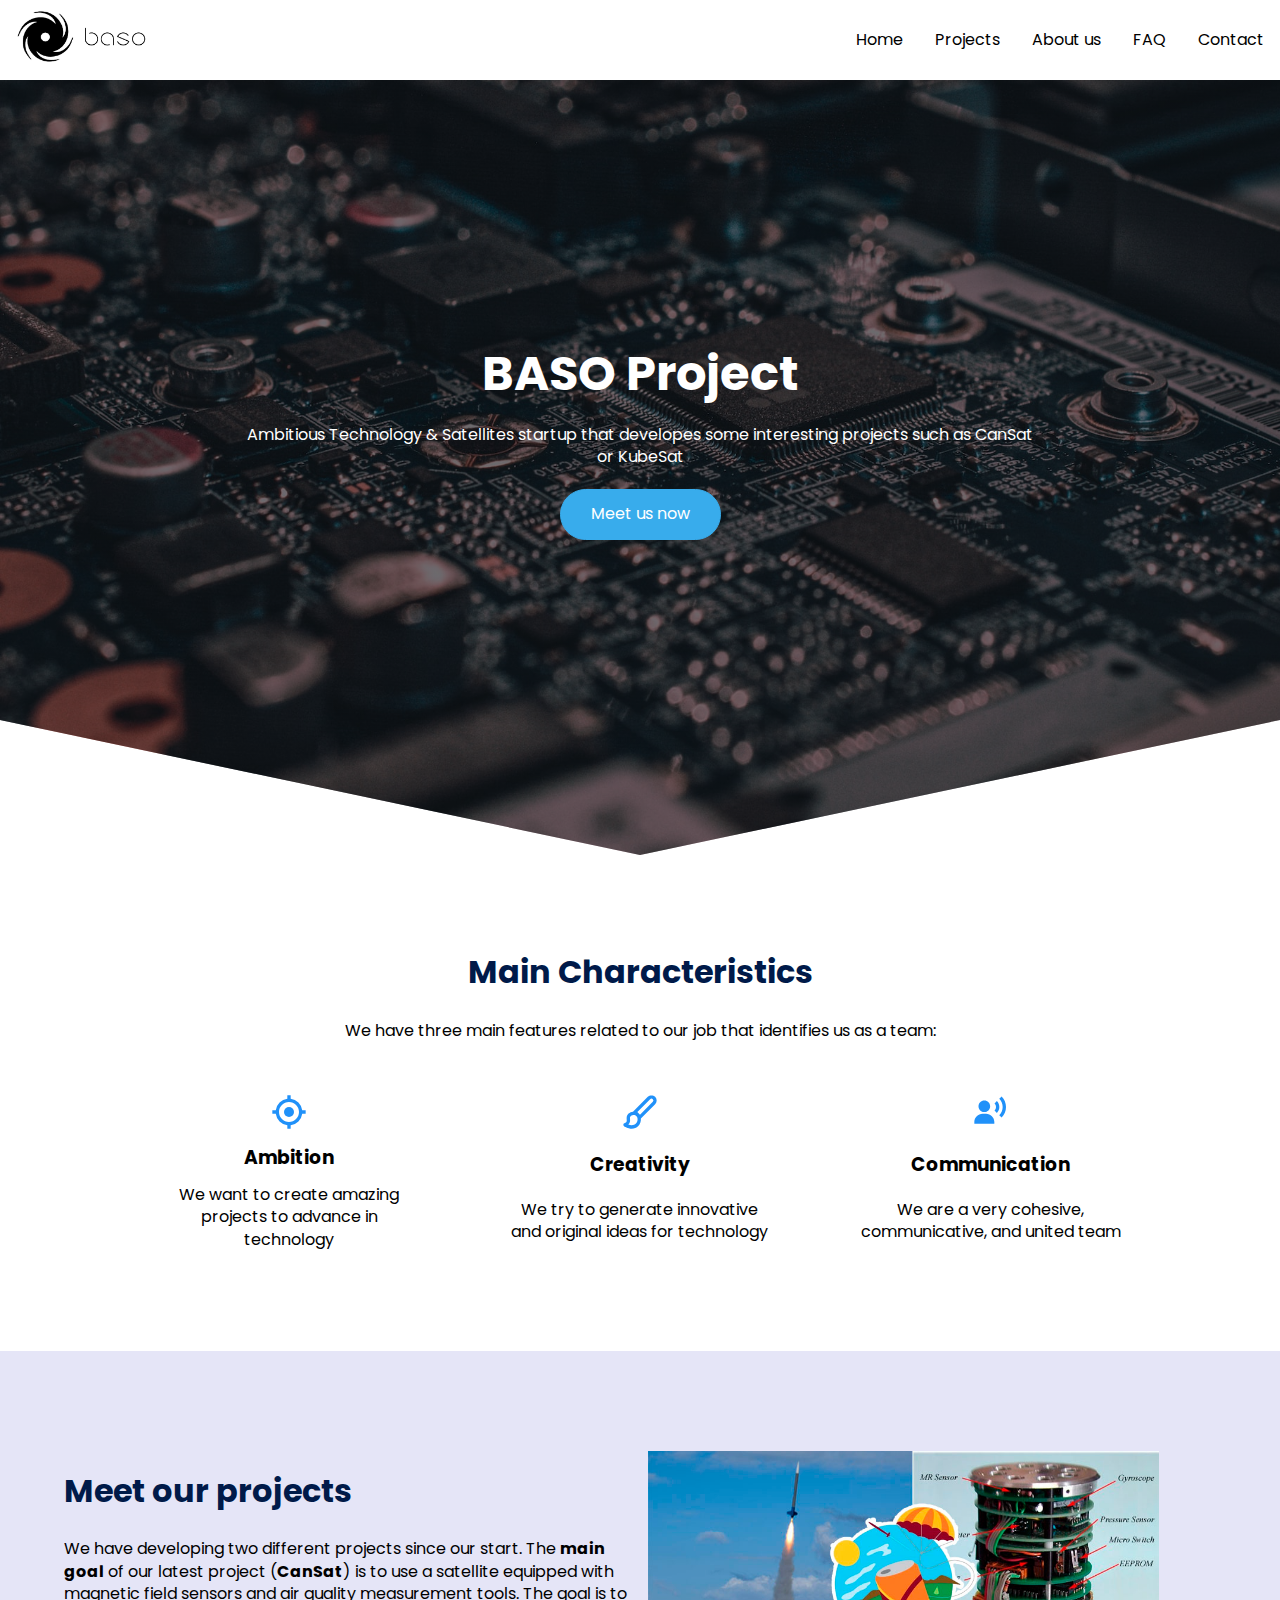
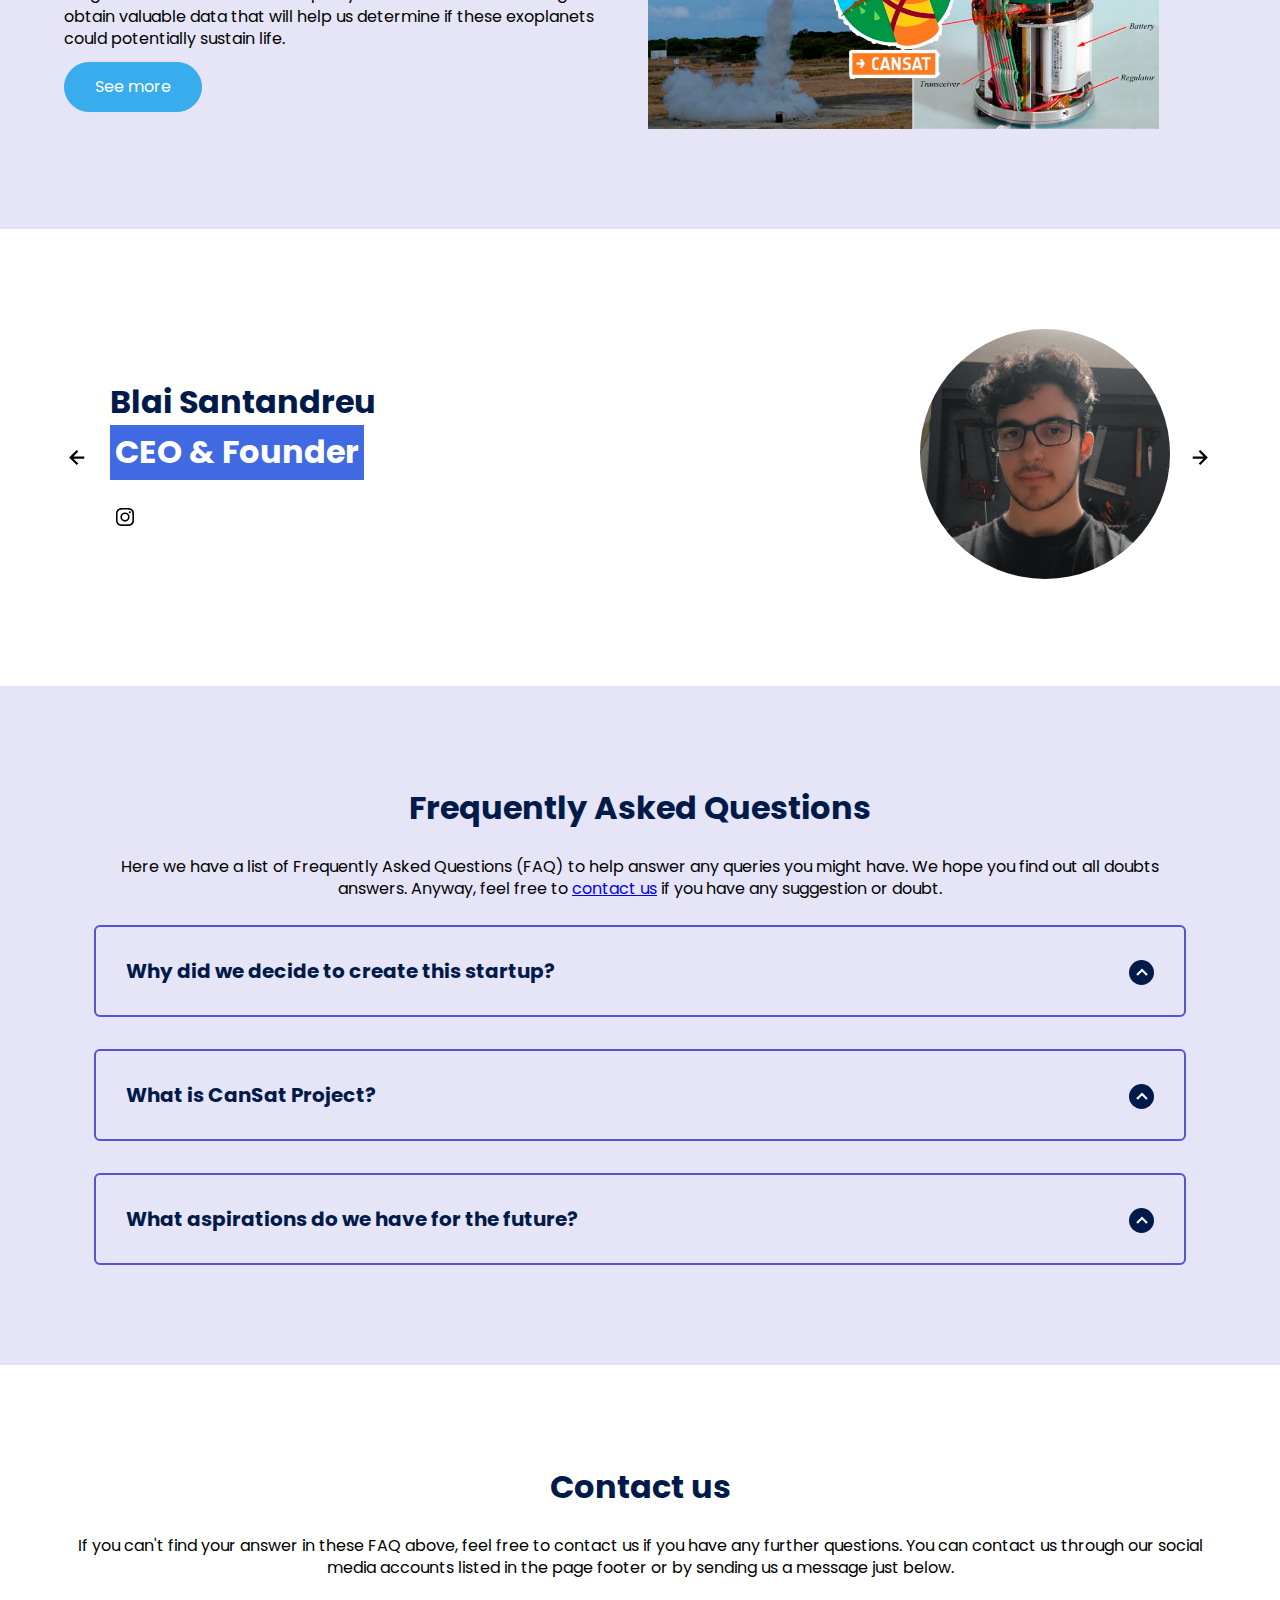
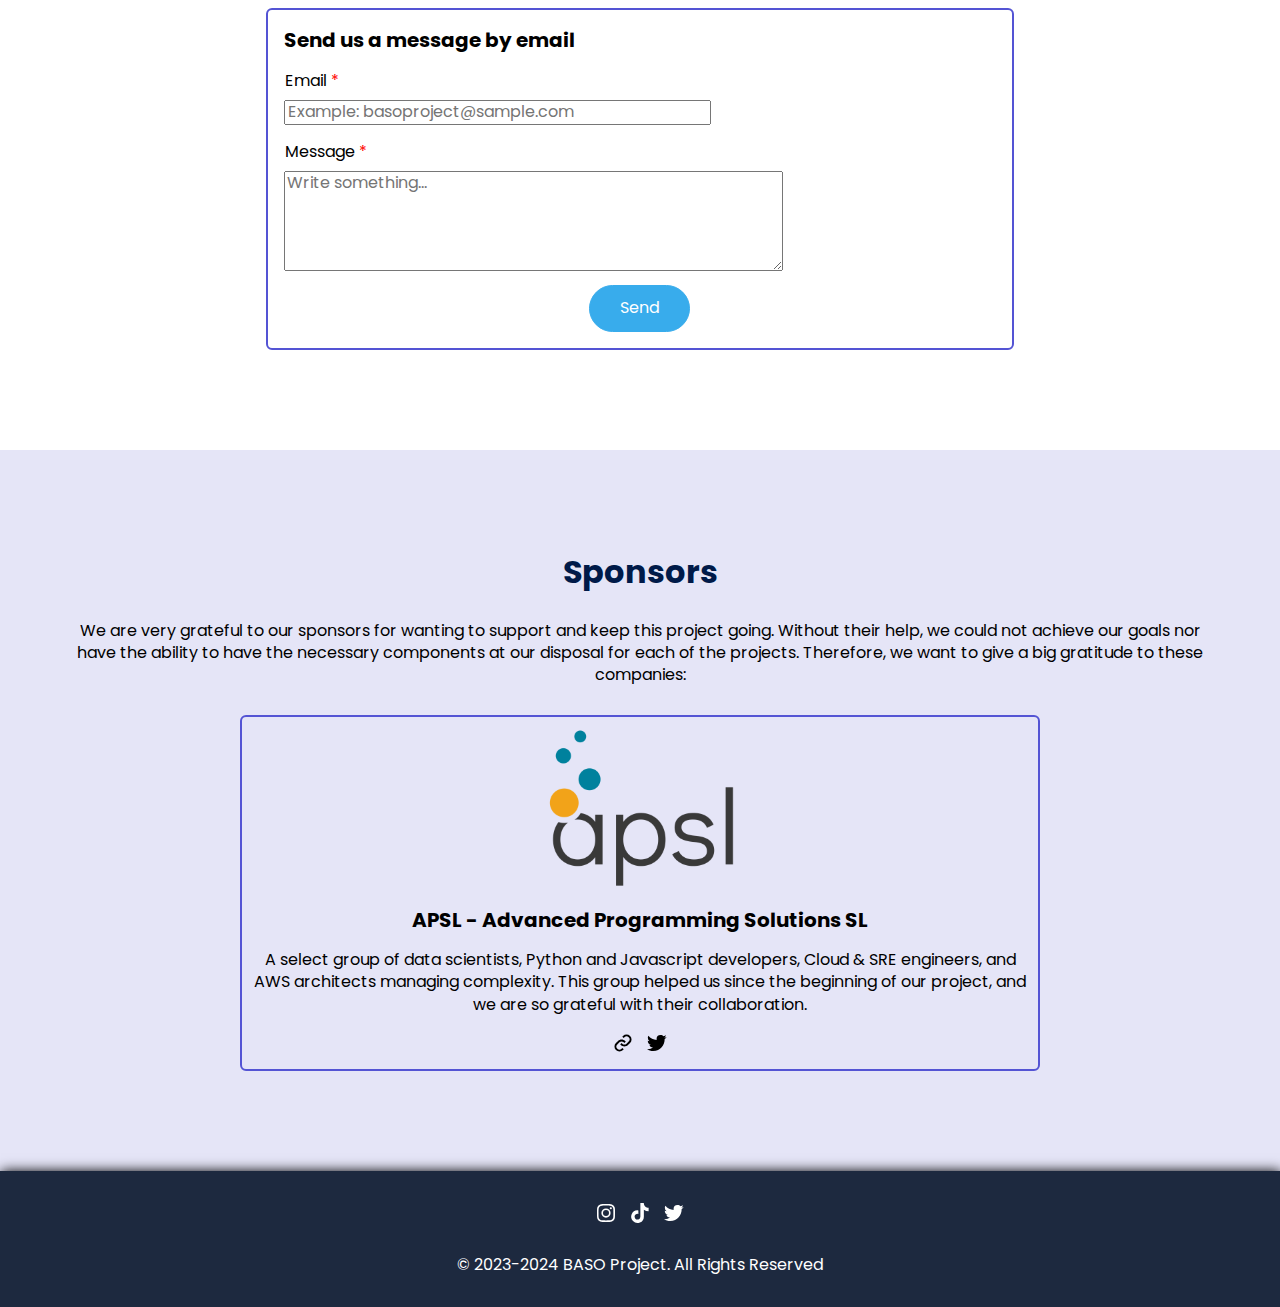
<file: index.html>
<!DOCTYPE html>
<html lang="en">
	<head>
		<title>BASO Project</title>
    	<meta charset="UTF-8">
    	<meta http-equiv="X-UA-Compatible" content="IE=edge">
    	<link rel="shortcut icon" href="./images/favicon.png" type="image/png">
    	<link rel="stylesheet" href="./css/normalize.css">
    	<link rel="stylesheet" href="./css/style.css">

    	<meta name="theme-color" content="#2091F9">
		<meta name="viewport" content="width=device-width, initial-scale=1.0">
		<meta name="keywords" content="Technology, Satellites, Space, CanSat, KubeSat">
		<meta name="description" content="BASO Project is a Balearic Islands startup about Technology and Satellites founded in 2022. Having some proposals that are innovative and ambitious about technology">
		<meta name="author-name" content="D. Moreno">
		<meta name="copyright" content="BASO Project">
		<meta name="robots" content="index">
		
    	<meta property="og:type" content="website">
    	<meta property="og:url" content="https://baso-project.github.io">
    	<meta property="og:title" content="BASO Project - Technology & Satellites">
    	<meta property="og:description"
        content="BASO Project is a Balearic Islands startup about Technology and Satellites founded in 2022. Having some proposals that are innovative and ambitious about technology">
    	<meta property="og:image" content="https://baso-project.github.io/images/favicon.png">

    	<meta property="twitter:card" content="summary_large_image">
    	<meta property="twitter:url" content="">
    	<meta property="twitter:title" content="BASO Project">
    	<meta property="twitter:description"
        content="BASO is a Balearic Islands startup about Technology and Satellites founded in 2022. Having some proposals that are innovative and ambitious about technology">
    	<meta property="twitter:image" content="">
	</head>
	<body>
    	<header class="hero">
        	<nav class="nav container">
            	<div class="nav__logo">
                	<a href="#"><img src="images/logo-baso.png" class="nav__logo" alt="BASO Project"></a>
            	</div>

            	<ul class="nav__link nav__link--menu">
                	<li class="nav__items">
                    	<a href="#" class="nav__links nav__links--menu">Home</a>
                	</li>
					<li class="nav__items">
                    	<a href="projects.html" class="nav__links nav__links--menu">Projects</a>
                	</li>
					<li class="nav__items">
		    			<a href="#members" class="nav__links nav__links--menu">About us</a>
					</li>
               		<li class="nav__items">
                    	<a href="#faq" class="nav__links nav__links--menu">FAQ</a>
                	</li>
                	<li class="nav__items">
                    	<a href="#contact" class="nav__links nav__links--menu">Contact</a>
                	</li>
                	<img src="./images/close.svg" class="nav__close">
            	</ul>

            	<div class="nav__menu">
                	<img src="./images/menu.svg" class="nav__img">
            	</div>
        	</nav>

        	<section class="hero__container hero__container--media container">
           		<h1 class="hero__title">BASO Project</h1>
            	<p class="hero__paragraph">Ambitious Technology &amp; Satellites startup that developes some interesting projects such as CanSat or KubeSat</p>
            	<a href="https://instagram.com/baso.project/" target="_BLANK" class="button">Meet us now</a>
        	</section>
    	</header>

    	<main>
        	<section class="container about__container" id="features">
            	<h2 class="subtitle">Main Characteristics</h2>
            	<p class="about__paragraph">We have three main features related to our job that identifies us as a team:</p>

            	<div class="about__main">
                	<article class="about__article">
                    	<img src="./images/target.svg" class="about__icon">
                    	<h3 class="about__title">Ambition</h3>
                    	<p class="about__paragraph">We want to create amazing projects to advance in technology</p>
                	</article>

                	<article class="about__article">
                    	<img src="./images/paint.svg" class="about__icon">
                    	<h3 class="about__title">Creativity</h3>
                    	<p class="about__paragraph">We try to generate innovative and original ideas for technology</p>
                	</article>

                	<article class="about__article">
                    	<img src="./images/user.svg" class="about__icon">
                    	<h3 class="about__title">Communication</h3>
                    	<p class="about__paragraph">We are a very cohesive, communicative, and united team</p>
                	</article>
            	</div>
        	</section>

        	<section class="projects" id="projects">
            	<div class="projects__container container">
                	<div class="projects__texts">
                    	<h2 class="subtitle">Meet our projects</h2>
                    	<p class="projects__paragraph">We have developing two different projects since our start. The <b>main goal</b> of our latest project (<b>CanSat</b>) is to use a satellite equipped with magnetic field sensors and air quality measurement tools. The goal is to obtain valuable data that will help us determine if these exoplanets could potentially sustain life.</p>
                    	<a href="projects.html" class="button projects__button">See more</a>
                	</div>

                    <img src="./images/cansat.jpg" class="projects__img" alt="CanSat Project">
            	</div>
        	</section>
		
        	<section class="members" id="members">
            	<div class="members__container container">
                	<img src="./images/leftarrow.svg" class="members__arrow" id="before">

                	<section class="members__body members__body--show" data-id="1">
                    	<div class="members__texts">
                        	<h2 class="subtitle">Blai Santandreu <br> <span class="members__course">CEO &amp; Founder</span></h2>
							<a href="https://www.instagram.com/blai_san2454/" class="members__icons" target="_BLANK"><svg class="icons__img" xmlns="http://www.w3.org/2000/svg" width="24" height="24" viewBox="0 0 24 24"><path d="M11.999 7.377a4.623 4.623 0 1 0 0 9.248 4.623 4.623 0 0 0 0-9.248zm0 7.627a3.004 3.004 0 1 1 0-6.008 3.004 3.004 0 0 1 0 6.008z"></path><circle cx="16.806" cy="7.207" r="1.078"></circle><path d="M20.533 6.111A4.605 4.605 0 0 0 17.9 3.479a6.606 6.606 0 0 0-2.186-.42c-.963-.042-1.268-.054-3.71-.054s-2.755 0-3.71.054a6.554 6.554 0 0 0-2.184.42 4.6 4.6 0 0 0-2.633 2.632 6.585 6.585 0 0 0-.419 2.186c-.043.962-.056 1.267-.056 3.71 0 2.442 0 2.753.056 3.71.015.748.156 1.486.419 2.187a4.61 4.61 0 0 0 2.634 2.632 6.584 6.584 0 0 0 2.185.45c.963.042 1.268.055 3.71.055s2.755 0 3.71-.055a6.615 6.615 0 0 0 2.186-.419 4.613 4.613 0 0 0 2.633-2.633c.263-.7.404-1.438.419-2.186.043-.962.056-1.267.056-3.71s0-2.753-.056-3.71a6.581 6.581 0 0 0-.421-2.217zm-1.218 9.532a5.043 5.043 0 0 1-.311 1.688 2.987 2.987 0 0 1-1.712 1.711 4.985 4.985 0 0 1-1.67.311c-.95.044-1.218.055-3.654.055-2.438 0-2.687 0-3.655-.055a4.96 4.96 0 0 1-1.669-.311 2.985 2.985 0 0 1-1.719-1.711 5.08 5.08 0 0 1-.311-1.669c-.043-.95-.053-1.218-.053-3.654 0-2.437 0-2.686.053-3.655a5.038 5.038 0 0 1 .311-1.687c.305-.789.93-1.41 1.719-1.712a5.01 5.01 0 0 1 1.669-.311c.951-.043 1.218-.055 3.655-.055s2.687 0 3.654.055a4.96 4.96 0 0 1 1.67.311 2.991 2.991 0 0 1 1.712 1.712 5.08 5.08 0 0 1 .311 1.669c.043.951.054 1.218.054 3.655 0 2.436 0 2.698-.043 3.654h-.011z"></path></svg></a>
                    	</div>

                    	<figure class="members__picture">
                        	<img src="./images/members.jpeg" class="members__img">
                    	</figure>
                	</section>

                	<section class="members__body" data-id="2">
                    	<div class="members__texts">
                        	<h2 class="subtitle">Aina Guasp <br> <span class="members__course">Community Manager</span></h2>
							<a href="https://www.instagram.com/aina.guasp/" class="members__icons" target="_BLANK"><svg class="icons__img" xmlns="http://www.w3.org/2000/svg" width="24" height="24" viewBox="0 0 24 24"><path d="M11.999 7.377a4.623 4.623 0 1 0 0 9.248 4.623 4.623 0 0 0 0-9.248zm0 7.627a3.004 3.004 0 1 1 0-6.008 3.004 3.004 0 0 1 0 6.008z"></path><circle cx="16.806" cy="7.207" r="1.078"></circle><path d="M20.533 6.111A4.605 4.605 0 0 0 17.9 3.479a6.606 6.606 0 0 0-2.186-.42c-.963-.042-1.268-.054-3.71-.054s-2.755 0-3.71.054a6.554 6.554 0 0 0-2.184.42 4.6 4.6 0 0 0-2.633 2.632 6.585 6.585 0 0 0-.419 2.186c-.043.962-.056 1.267-.056 3.71 0 2.442 0 2.753.056 3.71.015.748.156 1.486.419 2.187a4.61 4.61 0 0 0 2.634 2.632 6.584 6.584 0 0 0 2.185.45c.963.042 1.268.055 3.71.055s2.755 0 3.71-.055a6.615 6.615 0 0 0 2.186-.419 4.613 4.613 0 0 0 2.633-2.633c.263-.7.404-1.438.419-2.186.043-.962.056-1.267.056-3.71s0-2.753-.056-3.71a6.581 6.581 0 0 0-.421-2.217zm-1.218 9.532a5.043 5.043 0 0 1-.311 1.688 2.987 2.987 0 0 1-1.712 1.711 4.985 4.985 0 0 1-1.67.311c-.95.044-1.218.055-3.654.055-2.438 0-2.687 0-3.655-.055a4.96 4.96 0 0 1-1.669-.311 2.985 2.985 0 0 1-1.719-1.711 5.08 5.08 0 0 1-.311-1.669c-.043-.95-.053-1.218-.053-3.654 0-2.437 0-2.686.053-3.655a5.038 5.038 0 0 1 .311-1.687c.305-.789.93-1.41 1.719-1.712a5.01 5.01 0 0 1 1.669-.311c.951-.043 1.218-.055 3.655-.055s2.687 0 3.654.055a4.96 4.96 0 0 1 1.67.311 2.991 2.991 0 0 1 1.712 1.712 5.08 5.08 0 0 1 .311 1.669c.043.951.054 1.218.054 3.655 0 2.436 0 2.698-.043 3.654h-.011z"></path></svg></a>
							<a href="https://twitter.com/aguasp5" class="members__icons" target="_BLANK"><svg class="icons__img" xmlns="http://www.w3.org/2000/svg" width="24" height="24" viewBox="0 0 24 24"><path d="M19.633 7.997c.013.175.013.349.013.523 0 5.325-4.053 11.461-11.46 11.461-2.282 0-4.402-.661-6.186-1.809.324.037.636.05.973.05a8.07 8.07 0 0 0 5.001-1.721 4.036 4.036 0 0 1-3.767-2.793c.249.037.499.062.761.062.361 0 .724-.05 1.061-.137a4.027 4.027 0 0 1-3.23-3.953v-.05c.537.299 1.16.486 1.82.511a4.022 4.022 0 0 1-1.796-3.354c0-.748.199-1.434.548-2.032a11.457 11.457 0 0 0 8.306 4.215c-.062-.3-.1-.611-.1-.923a4.026 4.026 0 0 1 4.028-4.028c1.16 0 2.207.486 2.943 1.272a7.957 7.957 0 0 0 2.556-.973 4.02 4.02 0 0 1-1.771 2.22 8.073 8.073 0 0 0 2.319-.624 8.645 8.645 0 0 1-2.019 2.083z"></path></svg></a>
                    	</div>

                    	<figure class="members__picture">
                        	<img src="./images/members2.jpeg" class="members__img" alt="Aina Guasp">
                    	</figure>
                	</section>

                	<section class="members__body" data-id="3">
                    	<div class="members__texts">
                        	<h2 class="subtitle">David Moreno <span class="members__course">Programmer &amp; Web Designer</span></h2>
                        	<a href="https://www.instagram.com/daviid.mc_/" class="members__icons" target="_BLANK"><svg class="icons__img" xmlns="http://www.w3.org/2000/svg" width="24" height="24" viewBox="0 0 24 24"><path d="M11.999 7.377a4.623 4.623 0 1 0 0 9.248 4.623 4.623 0 0 0 0-9.248zm0 7.627a3.004 3.004 0 1 1 0-6.008 3.004 3.004 0 0 1 0 6.008z"></path><circle cx="16.806" cy="7.207" r="1.078"></circle><path d="M20.533 6.111A4.605 4.605 0 0 0 17.9 3.479a6.606 6.606 0 0 0-2.186-.42c-.963-.042-1.268-.054-3.71-.054s-2.755 0-3.71.054a6.554 6.554 0 0 0-2.184.42 4.6 4.6 0 0 0-2.633 2.632 6.585 6.585 0 0 0-.419 2.186c-.043.962-.056 1.267-.056 3.71 0 2.442 0 2.753.056 3.71.015.748.156 1.486.419 2.187a4.61 4.61 0 0 0 2.634 2.632 6.584 6.584 0 0 0 2.185.45c.963.042 1.268.055 3.71.055s2.755 0 3.71-.055a6.615 6.615 0 0 0 2.186-.419 4.613 4.613 0 0 0 2.633-2.633c.263-.7.404-1.438.419-2.186.043-.962.056-1.267.056-3.71s0-2.753-.056-3.71a6.581 6.581 0 0 0-.421-2.217zm-1.218 9.532a5.043 5.043 0 0 1-.311 1.688 2.987 2.987 0 0 1-1.712 1.711 4.985 4.985 0 0 1-1.67.311c-.95.044-1.218.055-3.654.055-2.438 0-2.687 0-3.655-.055a4.96 4.96 0 0 1-1.669-.311 2.985 2.985 0 0 1-1.719-1.711 5.08 5.08 0 0 1-.311-1.669c-.043-.95-.053-1.218-.053-3.654 0-2.437 0-2.686.053-3.655a5.038 5.038 0 0 1 .311-1.687c.305-.789.93-1.41 1.719-1.712a5.01 5.01 0 0 1 1.669-.311c.951-.043 1.218-.055 3.655-.055s2.687 0 3.654.055a4.96 4.96 0 0 1 1.67.311 2.991 2.991 0 0 1 1.712 1.712 5.08 5.08 0 0 1 .311 1.669c.043.951.054 1.218.054 3.655 0 2.436 0 2.698-.043 3.654h-.011z"></path></svg></a>
							<a href="https://twitter.com/Dayv1dVAL" class="members__icons" target="_BLANK"><svg class="icons__img" xmlns="http://www.w3.org/2000/svg" width="24" height="24" viewBox="0 0 24 24"><path d="M19.633 7.997c.013.175.013.349.013.523 0 5.325-4.053 11.461-11.46 11.461-2.282 0-4.402-.661-6.186-1.809.324.037.636.05.973.05a8.07 8.07 0 0 0 5.001-1.721 4.036 4.036 0 0 1-3.767-2.793c.249.037.499.062.761.062.361 0 .724-.05 1.061-.137a4.027 4.027 0 0 1-3.23-3.953v-.05c.537.299 1.16.486 1.82.511a4.022 4.022 0 0 1-1.796-3.354c0-.748.199-1.434.548-2.032a11.457 11.457 0 0 0 8.306 4.215c-.062-.3-.1-.611-.1-.923a4.026 4.026 0 0 1 4.028-4.028c1.16 0 2.207.486 2.943 1.272a7.957 7.957 0 0 0 2.556-.973 4.02 4.02 0 0 1-1.771 2.22 8.073 8.073 0 0 0 2.319-.624 8.645 8.645 0 0 1-2.019 2.083z"></path></svg></a>
							<a href="https://github.com/Dayv1dDev" class="members__icons" target="_BLANK"><svg class="icons__img" xmlns="http://www.w3.org/2000/svg" width="24" height="24" viewBox="0 0 24 24"><path fill-rule="evenodd" clip-rule="evenodd" d="M12.026 2c-5.509 0-9.974 4.465-9.974 9.974 0 4.406 2.857 8.145 6.821 9.465.499.09.679-.217.679-.481 0-.237-.008-.865-.011-1.696-2.775.602-3.361-1.338-3.361-1.338-.452-1.152-1.107-1.459-1.107-1.459-.905-.619.069-.605.069-.605 1.002.07 1.527 1.028 1.527 1.028.89 1.524 2.336 1.084 2.902.829.091-.645.351-1.085.635-1.334-2.214-.251-4.542-1.107-4.542-4.93 0-1.087.389-1.979 1.024-2.675-.101-.253-.446-1.268.099-2.64 0 0 .837-.269 2.742 1.021a9.582 9.582 0 0 1 2.496-.336 9.554 9.554 0 0 1 2.496.336c1.906-1.291 2.742-1.021 2.742-1.021.545 1.372.203 2.387.099 2.64.64.696 1.024 1.587 1.024 2.675 0 3.833-2.33 4.675-4.552 4.922.355.308.675.916.675 1.846 0 1.334-.012 2.41-.012 2.737 0 .267.178.577.687.479C19.146 20.115 22 16.379 22 11.974 22 6.465 17.535 2 12.026 2z"></path></svg></a>
                    	</div>

                    	<figure class="members__picture">
                        	<img src="./images/members3.jpeg" class="members__img">
                    	</figure>
                	</section>

                	<section class="members__body" data-id="4">
                    	<div class="members__texts">
                        	<h2 class="subtitle">Miquel Siquier <br> <span class="members__course">Coordinator &amp; Secretary</span></h2>
							<a href="https://www.instagram.com/01_miquel/" class="members__icons" target="_BLANK"><svg class="icons__img" xmlns="http://www.w3.org/2000/svg" width="24" height="24" viewBox="0 0 24 24"><path d="M11.999 7.377a4.623 4.623 0 1 0 0 9.248 4.623 4.623 0 0 0 0-9.248zm0 7.627a3.004 3.004 0 1 1 0-6.008 3.004 3.004 0 0 1 0 6.008z"></path><circle cx="16.806" cy="7.207" r="1.078"></circle><path d="M20.533 6.111A4.605 4.605 0 0 0 17.9 3.479a6.606 6.606 0 0 0-2.186-.42c-.963-.042-1.268-.054-3.71-.054s-2.755 0-3.71.054a6.554 6.554 0 0 0-2.184.42 4.6 4.6 0 0 0-2.633 2.632 6.585 6.585 0 0 0-.419 2.186c-.043.962-.056 1.267-.056 3.71 0 2.442 0 2.753.056 3.71.015.748.156 1.486.419 2.187a4.61 4.61 0 0 0 2.634 2.632 6.584 6.584 0 0 0 2.185.45c.963.042 1.268.055 3.71.055s2.755 0 3.71-.055a6.615 6.615 0 0 0 2.186-.419 4.613 4.613 0 0 0 2.633-2.633c.263-.7.404-1.438.419-2.186.043-.962.056-1.267.056-3.71s0-2.753-.056-3.71a6.581 6.581 0 0 0-.421-2.217zm-1.218 9.532a5.043 5.043 0 0 1-.311 1.688 2.987 2.987 0 0 1-1.712 1.711 4.985 4.985 0 0 1-1.67.311c-.95.044-1.218.055-3.654.055-2.438 0-2.687 0-3.655-.055a4.96 4.96 0 0 1-1.669-.311 2.985 2.985 0 0 1-1.719-1.711 5.08 5.08 0 0 1-.311-1.669c-.043-.95-.053-1.218-.053-3.654 0-2.437 0-2.686.053-3.655a5.038 5.038 0 0 1 .311-1.687c.305-.789.93-1.41 1.719-1.712a5.01 5.01 0 0 1 1.669-.311c.951-.043 1.218-.055 3.655-.055s2.687 0 3.654.055a4.96 4.96 0 0 1 1.67.311 2.991 2.991 0 0 1 1.712 1.712 5.08 5.08 0 0 1 .311 1.669c.043.951.054 1.218.054 3.655 0 2.436 0 2.698-.043 3.654h-.011z"></path></svg></a>
                    	</div>
					
                    	<figure class="members__picture">
                        	<img src="./images/members4.jpeg" class="members__img">
                    	</figure>
                	</section>
                	<img src="./images/rightarrow.svg" class="members__arrow" id="next">
            	</div>
        	</section>

        	<section class="questions" id="faq">
				<div class="container">
            		<h2 class="subtitle">Frequently Asked Questions</h2>
            		<p class="questions__paragraph">Here we have a list of Frequently Asked Questions (FAQ) to help answer any queries you might have. We hope you find out all doubts answers. Anyway, feel free to <a href="#contact">contact us</a> if you have any suggestion or doubt.</p>

            		<section class="questions__faq">
                		<article class="questions__padding">
                    		<div class="questions__answer">
                        		<h3 class="questions__title">Why did we decide to create this startup?
                            		<span class="questions__arrow">
                                		<img src="./images/arrow.svg" class="questions__img">
                            		</span>
                        		</h3>

                        		<p class="questions__show">BASO Project (Binissalem Aeronautics and Space Observation) was originally founded as a company with the goal of collaborating with UIB on the KubeSat project, a nano-satellite sent over 30 km in altitude. After the success of the mission, new members joined with a desire for further development and teamwork, and we decided to embark on the incredible project that is the CanSat.</p>
                    		</div>
                		</article>

                		<article class="questions__padding">
                    		<div class="questions__answer">
                        		<h3 class="questions__title">What is CanSat Project?
                            		<span class="questions__arrow">
                                		<img src="./images/arrow.svg" class="questions__img">
                            		</span>
                        		</h3>

                        		<p class="questions__show">The CanSat project is an educational initiative that involves the design, construction, and launch of a small satellite (the size of a soda can) by students. It aims to provide students with practical experience in various fields such as science, technology, engineering, and mathematics (STEM), and space-related disciplines such as satellite development, data analysis, and mission management. The CanSat project is often used as a stepping stone for students interested in pursuing a career in the aerospace industry.</p>
                    		</div>
                		</article>

                		<article class="questions__padding">
                    		<div class="questions__answer">
                        		<h3 class="questions__title">What aspirations do we have for the future?
                            		<span class="questions__arrow">
                                		<img src="./images/arrow.svg" class="questions__img">
                            		</span>
                        		</h3>

                        		<p class="questions__show">Our passion for aerospace technology also comes from a desire to make the world a better place. We see the potential of space exploration and technology to solve some of the world's most pressing issues, such as climate change and resource scarcity. We are constantly inspired by the advancements in aerospace technology. The idea of exploring the unknown, discovering new worlds, and pushing the boundaries of human knowledge is what motivates us to work in this field.
								</p>
                    		</div>
                		</article>
            		</section>
			    </div>
        	</section>
				
        	<section class="contact__container container" id="contact">
				<div class="contact__section">
                    <h2 class="subtitle">Contact us</h2>
                    <p class="contact__paragraph">If you can't find your answer in these FAQ above, feel free to contact us if you have any further questions. You can contact us through our social media accounts listed in the page footer or by sending us a message just below.</p></div>
				
				<div class="contact__section form">	
					<form action="https://formspree.io/f/mleklzqz" method="POST">
						<h2 class="form__subtitle">Send us a message by email</h2>
						<div class="form__body">
							<label for="email">Email <span class="red__thing">*</span></label>
							<input name="email" placeholder="Example: basoproject@sample.com" type="email" required>
						
							<label for="message">Message <span class="red__thing">*</span></label>
							<textarea id="message" name="message" cols="40" rows="10" placeholder="Write something..." style="height: 100px;" required></textarea>
						
							<input class="button" type="submit" value="Send">
						</div>
					</form>
				</div>
				
        	</section>
			
			<section class="sponsors">
				<div class="sponsors__container container">
					<h2 class="subtitle">Sponsors</h2>
					<p class="sponsors__intro">We are very grateful to our sponsors for wanting to support and keep this project going. Without their help, we could not achieve our goals nor have the ability to have the necessary components at our disposal for each of the projects. Therefore, we want to give a big gratitude to these companies:</p>
					<div class="">
						<article class="sponsors__article">
							<figure class="sponsors__picture">
								<img src="images/logo-apsl-big.png" class="sponsors__img" alt="APSL logo">
							</figure>
							<div class="sponsors__body">
								<h2 class="form__subtitle">APSL - Advanced Programming Solutions SL</h2>
								<p class="sponsors__paragraph">A select group of data scientists, Python and Javascript developers, Cloud &amp; SRE engineers, and AWS architects managing complexity. This group helped us since the beginning of our project, and we are so grateful with their collaboration.</p>
								<a href="https://apsl.tech/en/" class="sponsors__icons" target="_BLANK"><svg class="icons__img" xmlns="http://www.w3.org/2000/svg" width="24" height="24" viewBox="0 0 24 24"><path d="M8.465 11.293c1.133-1.133 3.109-1.133 4.242 0l.707.707 1.414-1.414-.707-.707c-.943-.944-2.199-1.465-3.535-1.465s-2.592.521-3.535 1.465L4.929 12a5.008 5.008 0 0 0 0 7.071 4.983 4.983 0 0 0 3.535 1.462A4.982 4.982 0 0 0 12 19.071l.707-.707-1.414-1.414-.707.707a3.007 3.007 0 0 1-4.243 0 3.005 3.005 0 0 1 0-4.243l2.122-2.121z"></path><path d="m12 4.929-.707.707 1.414 1.414.707-.707a3.007 3.007 0 0 1 4.243 0 3.005 3.005 0 0 1 0 4.243l-2.122 2.121c-1.133 1.133-3.109 1.133-4.242 0L10.586 12l-1.414 1.414.707.707c.943.944 2.199 1.465 3.535 1.465s2.592-.521 3.535-1.465L19.071 12a5.008 5.008 0 0 0 0-7.071 5.006 5.006 0 0 0-7.071 0z"></path></svg></a>
								<a href="https://twitter.com/apsl_tech" class="sponsors__icons" target="_BLANK" title="@apsl_tech on Twitter"><svg class="icons__img" xmlns="http://www.w3.org/2000/svg" width="24" height="24" viewBox="0 0 24 24""><path d="M19.633 7.997c.013.175.013.349.013.523 0 5.325-4.053 11.461-11.46 11.461-2.282 0-4.402-.661-6.186-1.809.324.037.636.05.973.05a8.07 8.07 0 0 0 5.001-1.721 4.036 4.036 0 0 1-3.767-2.793c.249.037.499.062.761.062.361 0 .724-.05 1.061-.137a4.027 4.027 0 0 1-3.23-3.953v-.05c.537.299 1.16.486 1.82.511a4.022 4.022 0 0 1-1.796-3.354c0-.748.199-1.434.548-2.032a11.457 11.457 0 0 0 8.306 4.215c-.062-.3-.1-.611-.1-.923a4.026 4.026 0 0 1 4.028-4.028c1.16 0 2.207.486 2.943 1.272a7.957 7.957 0 0 0 2.556-.973 4.02 4.02 0 0 1-1.771 2.22 8.073 8.073 0 0 0 2.319-.624 8.645 8.645 0 0 1-2.019 2.083z"></path></svg></a>
							</div>
						</article>
					</div>
				</div>
			</section>
    	</main>
		
		<footer class="footer">
        	<section class="footer__copy container">
            	<div class="footer__social">
                	<a href="https://www.instagram.com/baso.project/" class="footer__icons" target="_BLANK" title="@baso.project on Instagram"><svg class="icons__img" xmlns="http://www.w3.org/2000/svg" width="24" height="24" viewBox="0 0 24 24"><path d="M11.999 7.377a4.623 4.623 0 1 0 0 9.248 4.623 4.623 0 0 0 0-9.248zm0 7.627a3.004 3.004 0 1 1 0-6.008 3.004 3.004 0 0 1 0 6.008z"></path><circle cx="16.806" cy="7.207" r="1.078"></circle><path d="M20.533 6.111A4.605 4.605 0 0 0 17.9 3.479a6.606 6.606 0 0 0-2.186-.42c-.963-.042-1.268-.054-3.71-.054s-2.755 0-3.71.054a6.554 6.554 0 0 0-2.184.42 4.6 4.6 0 0 0-2.633 2.632 6.585 6.585 0 0 0-.419 2.186c-.043.962-.056 1.267-.056 3.71 0 2.442 0 2.753.056 3.71.015.748.156 1.486.419 2.187a4.61 4.61 0 0 0 2.634 2.632 6.584 6.584 0 0 0 2.185.45c.963.042 1.268.055 3.71.055s2.755 0 3.71-.055a6.615 6.615 0 0 0 2.186-.419 4.613 4.613 0 0 0 2.633-2.633c.263-.7.404-1.438.419-2.186.043-.962.056-1.267.056-3.71s0-2.753-.056-3.71a6.581 6.581 0 0 0-.421-2.217zm-1.218 9.532a5.043 5.043 0 0 1-.311 1.688 2.987 2.987 0 0 1-1.712 1.711 4.985 4.985 0 0 1-1.67.311c-.95.044-1.218.055-3.654.055-2.438 0-2.687 0-3.655-.055a4.96 4.96 0 0 1-1.669-.311 2.985 2.985 0 0 1-1.719-1.711 5.08 5.08 0 0 1-.311-1.669c-.043-.95-.053-1.218-.053-3.654 0-2.437 0-2.686.053-3.655a5.038 5.038 0 0 1 .311-1.687c.305-.789.93-1.41 1.719-1.712a5.01 5.01 0 0 1 1.669-.311c.951-.043 1.218-.055 3.655-.055s2.687 0 3.654.055a4.96 4.96 0 0 1 1.67.311 2.991 2.991 0 0 1 1.712 1.712 5.08 5.08 0 0 1 .311 1.669c.043.951.054 1.218.054 3.655 0 2.436 0 2.698-.043 3.654h-.011z"></path></svg></a>
                
					<a href="https://www.tiktok.com/@baso.project" class="footer__icons" target="_BLANK" title="@baso.project on TikTok"><svg class="icons__img" xmlns="http://www.w3.org/2000/svg" width="24" height="24" viewBox="0 0 24 24"><path d="M19.59 6.69a4.83 4.83 0 0 1-3.77-4.25V2h-3.45v13.67a2.89 2.89 0 0 1-5.2 1.74 2.89 2.89 0 0 1 2.31-4.64 2.93 2.93 0 0 1 .88.13V9.4a6.84 6.84 0 0 0-1-.05A6.33 6.33 0 0 0 5 20.1a6.34 6.34 0 0 0 10.86-4.43v-7a8.16 8.16 0 0 0 4.77 1.52v-3.4a4.85 4.85 0 0 1-1-.1z"></path></svg></a>
                
					<a href="https://twitter.com/baso_project" class="footer__icons" target="_BLANK" title="@baso_project on Twitter"><svg class="icons__img" xmlns="http://www.w3.org/2000/svg" width="24" height="24" viewBox="0 0 24 24"><path d="M19.633 7.997c.013.175.013.349.013.523 0 5.325-4.053 11.461-11.46 11.461-2.282 0-4.402-.661-6.186-1.809.324.037.636.05.973.05a8.07 8.07 0 0 0 5.001-1.721 4.036 4.036 0 0 1-3.767-2.793c.249.037.499.062.761.062.361 0 .724-.05 1.061-.137a4.027 4.027 0 0 1-3.23-3.953v-.05c.537.299 1.16.486 1.82.511a4.022 4.022 0 0 1-1.796-3.354c0-.748.199-1.434.548-2.032a11.457 11.457 0 0 0 8.306 4.215c-.062-.3-.1-.611-.1-.923a4.026 4.026 0 0 1 4.028-4.028c1.16 0 2.207.486 2.943 1.272a7.957 7.957 0 0 0 2.556-.973 4.02 4.02 0 0 1-1.771 2.22 8.073 8.073 0 0 0 2.319-.624 8.645 8.645 0 0 1-2.019 2.083z"></path></svg></a>
            	</div>
            	<br>
            	<h3 class="footer__copyright"><b>&copy; 2023-2024 BASO Project. All Rights Reserved</b></h3>
        	</section>
    	</footer>
		
    	<script src="./js/slider.js"></script>
    	<script src="./js/questions.js"></script>
    	<script src="./js/menu.js"></script>
	</body>
</html>
</file>
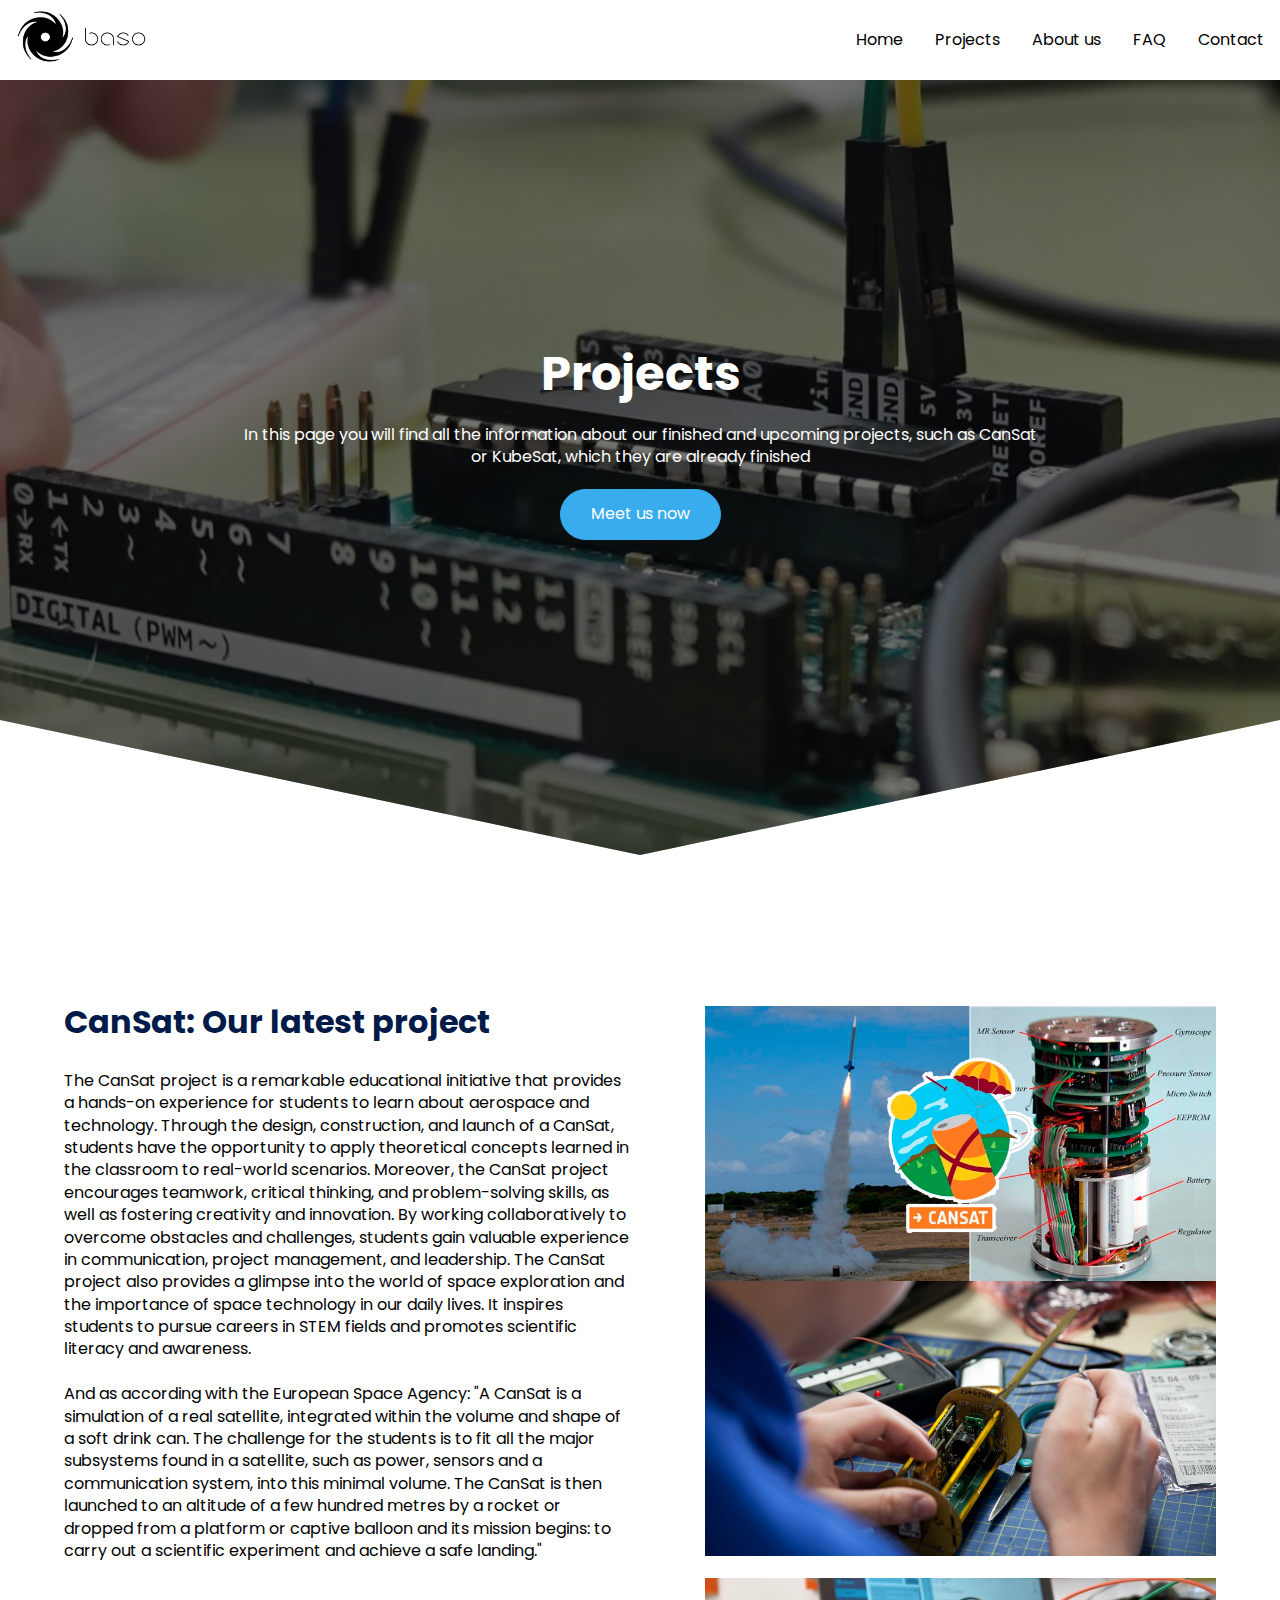
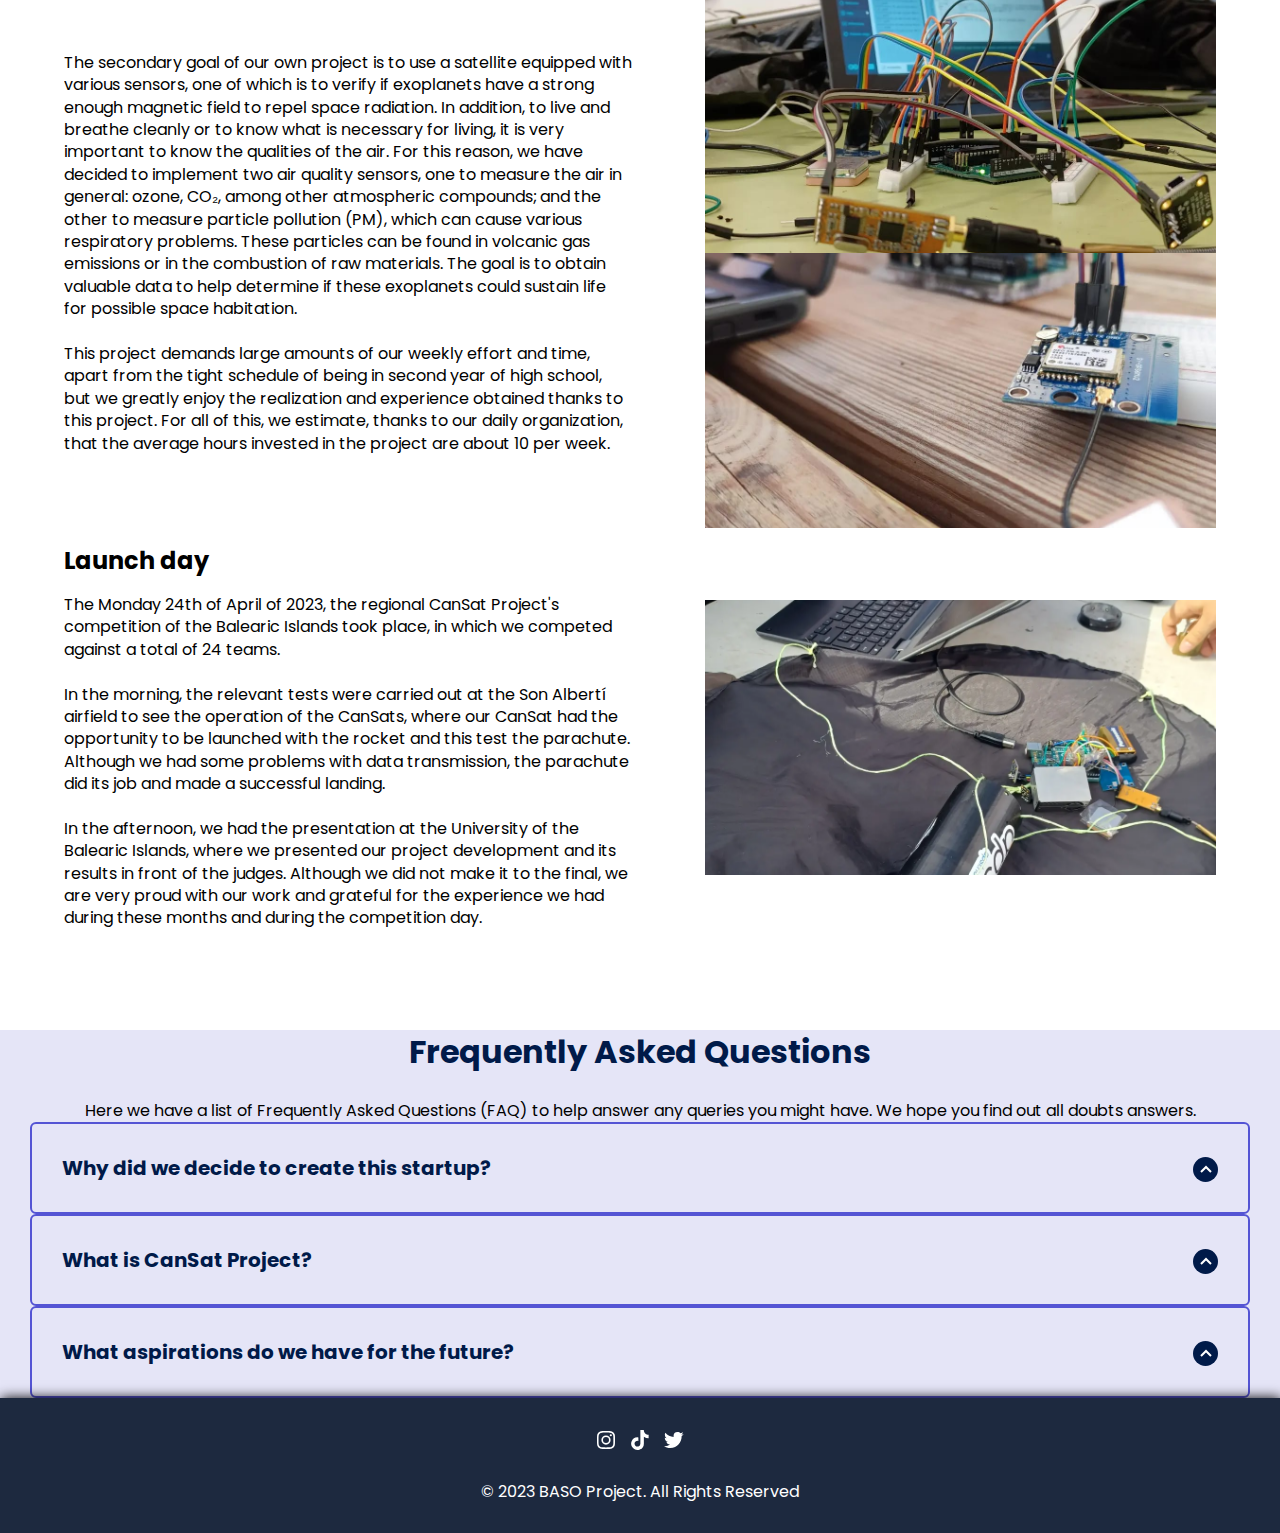
<file: projects.html>
<!DOCTYPE html>
<html lang="en">
	<head>
		<title>Projects | BASO Project</title>
    	<meta charset="UTF-8">
    	<meta http-equiv="X-UA-Compatible" content="IE=edge">
    	<link rel="shortcut icon" href="./images/favicon.png" type="image/png">
    	<link rel="stylesheet" href="./css/normalize.css">
    	<link rel="stylesheet" href="./css/style.css">

    	<meta name="theme-color" content="#2091F9">
		<meta name="viewport" content="width=device-width, initial-scale=1.0">
		<meta name="keywords" content="Technology, Satellites, Space, CanSat, KubeSat">
		<meta name="description" content="BASO Project is a Balearic Islands startup about Technology and Satellites founded in 2022. Having some proposals that are innovative and ambitious about technology">
		<meta name="author-name" content="D. Moreno">
		<meta name="copyright" content="BASO Project">
		<meta name="robots" content="index">
		
    	<meta property="og:type" content="website">
    	<meta property="og:url" content="https://baso-project.github.io">
    	<meta property="og:title" content="BASO Project - Technology & Satellites">
    	<meta property="og:description"
        content="BASO Project is a Balearic Islands startup about Technology and Satellites founded in 2022. Having some proposals that are innovative and ambitious about technology">
    	<meta property="og:image" content="https://baso-project.github.io/images/favicon.png">

    	<meta property="twitter:card" content="summary_large_image">
    	<meta property="twitter:url" content="">
    	<meta property="twitter:title" content="BASO Project">
    	<meta property="twitter:description"
        content="BASO is a Balearic Islands association about Technology and Satellites founded in 2022. Having some proposals that are innovative and ambitious about technology">
    	<meta property="twitter:image" content="">
	</head>
	<body>
    	<header class="hero-projects">
        	<nav class="nav container">
            	<div class="nav__logo">
                	<a href="index.html"><img src="images/logo-baso.png" class="nav__logo" alt="BASO Project"></a>
            	</div>

            	<ul class="nav__link nav__link--menu">
                	<li class="nav__items">
                    	<a href="index.html" class="nav__links nav__links--menu">Home</a>
                	</li>
					<li class="nav__items">
                    	<a href="" class="nav__links nav__links--menu">Projects</a>
                	</li>
					<li class="nav__items">
		    			<a href="index.html#members" class="nav__links nav__links--menu">About us</a>
					</li>
               		<li class="nav__items">
                    	<a href="#faq" class="nav__links nav__links--menu">FAQ</a>
                	</li>
                	<li class="nav__items">
                    	<a href="index.html#contact" class="nav__links nav__links--menu">Contact</a>
                	</li>
                	<img src="./images/close.svg" class="nav__close">
            	</ul>

            	<div class="nav__menu">
                	<img src="./images/menu.svg" class="nav__img">
            	</div>
        	</nav>

        	<section class="hero__container hero__container--media container">
           		<h1 class="hero__title">Projects</h1>
            	<p class="hero__paragraph">In this page you will find all the information about our finished and upcoming projects, such as CanSat or KubeSat, which they are already finished</p>
            	<a href="https://instagram.com/baso.project/" target="_BLANK" class="button">Meet us now</a>
        	</section>
    	</header>

        	<section class="projects-projects">
            	<div class="projects__container container">
                	<div class="projects__texts">
                    	<h2 class="subtitle">CanSat: Our latest project</h2>
                    	<p class="projects__paragraph">The CanSat project is a remarkable educational initiative that provides a hands-on experience for students to learn about aerospace and technology. Through the design, construction, and launch of a CanSat, students have the opportunity to apply theoretical concepts learned in the classroom to real-world scenarios. Moreover, the CanSat project encourages teamwork, critical thinking, and problem-solving skills, as well as fostering creativity and innovation. By working collaboratively to overcome obstacles and challenges, students gain valuable experience in communication, project management, and leadership. The CanSat project also provides a glimpse into the world of space exploration and the importance of space technology in our daily lives. It inspires students to pursue careers in STEM fields and promotes scientific literacy and awareness. <br> <br>

And as according with the European Space Agency: "A CanSat is a simulation of a real satellite, integrated within the volume and shape of a soft drink can. The challenge for the students is to fit all the major subsystems found in a satellite, such as power, sensors and a communication system, into this minimal volume. The CanSat is then launched to an altitude of a few hundred metres by a rocket or dropped from a platform or captive balloon and its mission begins: to carry out a scientific experiment and achieve a safe landing."</p>
					</div>
					
					<figure class="projects__picture">
                    	<img src="./images/cansat.jpg" class="projects__img-projects projects__img" alt="CanSat Project">
                    	<img src="./images/cansat3.jpg" class="projects__img-projects projects__img" alt="CanSat Project">
                	</figure>
					
					<div class="projects__texts">
						<p class="projects__paragraph projects__paragraph-projects">The secondary goal of our own project is to use a satellite equipped with various sensors, one of which is to verify if exoplanets have a strong enough magnetic field to repel space radiation. In addition, to live and breathe cleanly or to know what is necessary for living, it is very important to know the qualities of the air. For this reason, we have decided to implement two air quality sensors, one to measure the air in general: ozone, CO₂, among other atmospheric compounds; and the other to measure particle pollution (PM), which can cause various respiratory problems. These particles can be found in volcanic gas emissions or in the combustion of raw materials. The goal is to obtain valuable data to help determine if these exoplanets could sustain life for possible space habitation. <br> <br>

This project demands large amounts of our weekly effort and time, apart from the tight schedule of being in second year of high school, but we greatly enjoy the realization and experience obtained thanks to this project. For all of this, we estimate, thanks to our daily organization, that the average hours invested in the project are about 10 per week.</p>
					</div>
					<figure class="projects__picture">
                    	<img src="./images/baso-cansat.jpeg" class="projects__img-projects projects__img" alt="CanSat Project">
						<img src="./images/baso-cansat2.jpeg" class="projects__img-projects projects__img" alt="CanSat Project">
                	</figure>
					
					<div class="projects__texts">
						<h2 class="projects__subtitle">Launch day</h2>
						<p class="projects__paragraph">The Monday 24th of April of 2023, the regional CanSat Project's competition of the Balearic Islands took place, in which we competed against a total of 24 teams. <br> <br>

In the morning, the relevant tests were carried out at the Son Albertí airfield to see the operation of the CanSats, where our CanSat had the opportunity to be launched with the rocket and this test the parachute. Although we had some problems with data transmission, the parachute did its job and made a successful landing. <br> <br>

In the afternoon, we had the presentation at the University of the Balearic Islands, where we presented our project development and its results in front of the judges. Although we did not make it to the final, we are very proud with our work and grateful for the experience we had during these months and during the competition day.</p>
					</div>
					<figure class="projects__picture">
                    	<img src="./images/launch-day.jpg" class="projects__img-projects projects__img" alt="CanSat Project">
                	</figure>
            	</div>
        	</section>

        	<section class="questions" id="faq">
            	<h2 class="subtitle">Frequently Asked Questions</h2>
            	<p class="questions__paragraph">Here we have a list of Frequently Asked Questions (FAQ) to help answer any queries you might have. We hope you find out all doubts answers.</p>

            	<section class="questions__container">
                	<article class="questions__padding">
                    	<div class="questions__answer">
                        	<h3 class="questions__title">Why did we decide to create this startup?
                            	<span class="questions__arrow">
                                	<img src="./images/arrow.svg" class="questions__img">
                            	</span>
                        	</h3>

                        	<p class="questions__show">BASO Project (Binissalem Aeronautics and Space Observation) was originally founded 								as a company with the goal of collaborating with UIB on the KubeSat project, a nano-satellite sent over 30 								km in altitude. After the success of the mission, new members joined with a desire for further development 								and teamwork, and we decided to embark on the incredible project that is the CanSat.</p>
                    	</div>
                	</article>

                	<article class="questions__padding">
                    	<div class="questions__answer">
                        	<h3 class="questions__title">What is CanSat Project?
                            	<span class="questions__arrow">
                                	<img src="./images/arrow.svg" class="questions__img">
                            	</span>
                        	</h3>

                        	<p class="questions__show">The CanSat project is an educational initiative that involves the design, 										construction, and launch of a small satellite (the size of a soda can) by students. It aims to provide 									students with practical experience in various fields such as science, technology, engineering, and 										mathematics (STEM), and space-related disciplines such as satellite development, data analysis, and 									mission management. The CanSat project is often used as a stepping stone for students interested in 									pursuing a career in the aerospace industry.</p>
                    	</div>
                	</article>

                	<article class="questions__padding">
                    	<div class="questions__answer">
                        	<h3 class="questions__title">What aspirations do we have for the future?
                            	<span class="questions__arrow">
                                	<img src="./images/arrow.svg" class="questions__img">
                            	</span>
                        	</h3>

                        	<p class="questions__show">Our passion for aerospace technology also comes from a desire to make the world a 								better place. We see the potential of space exploration and technology to solve some of the world's most 								pressing issues, such as climate change and resource scarcity. We are constantly inspired by the 										advancements in aerospace technology. The idea of exploring the unknown, discovering new worlds, and 									pushing the boundaries of human knowledge is what motivates us to work in this field.
							</p>
                    	</div>
                	</article>
            	</section>
        	</section>
    	</main>
		
		<footer class="footer">
        	<section class="footer__copy container">
            	<div class="footer__social">
                	<a href="https://www.instagram.com/baso.project/" class="footer__icons" target="_BLANK" title="@baso.project on Instagram"><svg class="icons__img" xmlns="http://www.w3.org/2000/svg" width="24" height="24" viewBox="0 0 24 24"><path d="M11.999 7.377a4.623 4.623 0 1 0 0 9.248 4.623 4.623 0 0 0 0-9.248zm0 7.627a3.004 3.004 0 1 1 0-6.008 3.004 3.004 0 0 1 0 6.008z"></path><circle cx="16.806" cy="7.207" r="1.078"></circle><path d="M20.533 6.111A4.605 4.605 0 0 0 17.9 3.479a6.606 6.606 0 0 0-2.186-.42c-.963-.042-1.268-.054-3.71-.054s-2.755 0-3.71.054a6.554 6.554 0 0 0-2.184.42 4.6 4.6 0 0 0-2.633 2.632 6.585 6.585 0 0 0-.419 2.186c-.043.962-.056 1.267-.056 3.71 0 2.442 0 2.753.056 3.71.015.748.156 1.486.419 2.187a4.61 4.61 0 0 0 2.634 2.632 6.584 6.584 0 0 0 2.185.45c.963.042 1.268.055 3.71.055s2.755 0 3.71-.055a6.615 6.615 0 0 0 2.186-.419 4.613 4.613 0 0 0 2.633-2.633c.263-.7.404-1.438.419-2.186.043-.962.056-1.267.056-3.71s0-2.753-.056-3.71a6.581 6.581 0 0 0-.421-2.217zm-1.218 9.532a5.043 5.043 0 0 1-.311 1.688 2.987 2.987 0 0 1-1.712 1.711 4.985 4.985 0 0 1-1.67.311c-.95.044-1.218.055-3.654.055-2.438 0-2.687 0-3.655-.055a4.96 4.96 0 0 1-1.669-.311 2.985 2.985 0 0 1-1.719-1.711 5.08 5.08 0 0 1-.311-1.669c-.043-.95-.053-1.218-.053-3.654 0-2.437 0-2.686.053-3.655a5.038 5.038 0 0 1 .311-1.687c.305-.789.93-1.41 1.719-1.712a5.01 5.01 0 0 1 1.669-.311c.951-.043 1.218-.055 3.655-.055s2.687 0 3.654.055a4.96 4.96 0 0 1 1.67.311 2.991 2.991 0 0 1 1.712 1.712 5.08 5.08 0 0 1 .311 1.669c.043.951.054 1.218.054 3.655 0 2.436 0 2.698-.043 3.654h-.011z"></path></svg></a>
                
					<a href="https://www.tiktok.com/@baso.project" class="footer__icons" target="_BLANK" title="@baso.project on TikTok"><svg class="icons__img" xmlns="http://www.w3.org/2000/svg" width="24" height="24" viewBox="0 0 24 24"><path d="M19.59 6.69a4.83 4.83 0 0 1-3.77-4.25V2h-3.45v13.67a2.89 2.89 0 0 1-5.2 1.74 2.89 2.89 0 0 1 2.31-4.64 2.93 2.93 0 0 1 .88.13V9.4a6.84 6.84 0 0 0-1-.05A6.33 6.33 0 0 0 5 20.1a6.34 6.34 0 0 0 10.86-4.43v-7a8.16 8.16 0 0 0 4.77 1.52v-3.4a4.85 4.85 0 0 1-1-.1z"></path></svg></a>
                
					<a href="https://twitter.com/baso_project" class="footer__icons" target="_BLANK" title="@baso_project on Twitter"><svg class="icons__img" xmlns="http://www.w3.org/2000/svg" width="24" height="24" viewBox="0 0 24 24"><path d="M19.633 7.997c.013.175.013.349.013.523 0 5.325-4.053 11.461-11.46 11.461-2.282 0-4.402-.661-6.186-1.809.324.037.636.05.973.05a8.07 8.07 0 0 0 5.001-1.721 4.036 4.036 0 0 1-3.767-2.793c.249.037.499.062.761.062.361 0 .724-.05 1.061-.137a4.027 4.027 0 0 1-3.23-3.953v-.05c.537.299 1.16.486 1.82.511a4.022 4.022 0 0 1-1.796-3.354c0-.748.199-1.434.548-2.032a11.457 11.457 0 0 0 8.306 4.215c-.062-.3-.1-.611-.1-.923a4.026 4.026 0 0 1 4.028-4.028c1.16 0 2.207.486 2.943 1.272a7.957 7.957 0 0 0 2.556-.973 4.02 4.02 0 0 1-1.771 2.22 8.073 8.073 0 0 0 2.319-.624 8.645 8.645 0 0 1-2.019 2.083z"></path></svg></a>
            	</div>
            	<br>
            	<h3 class="footer__copyright"><b>&copy; 2023 BASO Project. All Rights Reserved</b></h3>
        	</section>
    	</footer>
		
    	<script src="./js/slider.js"></script>
    	<script src="./js/questions.js"></script>
    	<script src="./js/menu.js"></script>
	</body>
</html>
</file>
<file: css/style.css>
@import url('https://fonts.googleapis.com/css2?family=Poppins:wght@300;400;600;700&display=swap');	

* {
	scroll-behavior: smooth;
}

:root {
    --padding-container: 100px 0;
    --color-title: #001A49;
}

body {
    font-family: 'Poppins', sans-serif;
    line-height: 1.4;
}

.container {
    width: 90%;
    max-width: 1200px;
    margin: 0 auto;
    overflow: hidden;
    padding: var(--padding-container);
}

.hero {
    width: 100%;
    height: 100vh;
    position: relative;
    display: grid;
    grid-template-rows: 80px 1fr;
    color: #fff;
}

.hero-projects {
    width: 100%;
    height: 100vh;
    position: relative;
    display: grid;
    grid-template-rows: 80px 1fr;
    color: #fff;
}

.hero::before {
    content: "";
    position: absolute;
    top: 0;
    left: 0;
    width: 100%;
    height: 100%;
    background-image: linear-gradient(180deg, #0000008c 0%, #0000008c 100%), url('../images/motherboard.jpg');
	background-attachment: fixed;
    background-size: cover;
	clip-path: polygon(0 0, 100% 0, 100% 80%, 50% 95%, 0 80%);
    z-index: -1;
}

.hero-projects::before {
    content: "";
    position: absolute;
    top: 0;
    left: 0;
    width: 100%;
    height: 100%;
    background-image: linear-gradient(180deg, #0000008c 0%, #0000008c 100%), url('../images/projects-hero.jpeg');
	background-attachment: fixed;
    background-size: cover;
	clip-path: polygon(0 0, 100% 0, 100% 80%, 50% 95%, 0 80%);
    z-index: -1;
}


/* Nav */

.nav {
    --padding-container: 0;
    height: 100%;
	min-width: 100%;
    display: flex;
    align-items: center;
	background-color: #fff;
	position: sticky;
	top: 0;
	margin-bottom: 0;
}

.nav__logo {
	width: 150px;
	padding: 0.1em;
	margin-left: 0.3em;
}

.nav__link {
    margin-left: auto;
    padding: 1em;
    display: grid;
    grid-auto-flow: column;
    grid-auto-columns: max-content;
    gap: 2em;
}

.nav__items {
    list-style: none;
}

.nav__links {
    color: #000;
    text-decoration: none;
	position: relative;
}

.nav__links::before {
	content: "";
    position: absolute;
    bottom: 0;
    width: 100%;
	height: 2px;
	background: #000;

	transform: scaleX(0);
	transition: all 0.5s;
	transform-origin: center;
}

.nav__links:hover::before {
		transform: scaleX(1);
}

.nav__menu {
    margin-left: auto;
    cursor: pointer;
    display: none;
}

.nav__img {
    display: block;
    width: 30px;
}


.nav__close {
    display: var(--show, none);
}


/* Hero container */

.hero__container {
    max-width: 800px;
    --padding-container: 0;
    display: grid;
    grid-auto-rows: max-content;
    align-content: center;
    gap: 1em;
    padding-bottom: 100px;
    text-align: center;
}

.hero__title {
    font-size: 3rem;
}

.hero__paragraph {
    margin-bottom: 5px;
}

.button {
    display: inline-block;
    background-color: #38ACEC;
    justify-self: center;
    color: #fff;
    text-decoration: none;
    padding: 13px 30px;
	border: 1px solid #38ACEC;
    border-radius: 32px;
	transition: .7s; 
}

.button:hover {
	background-color: royalblue;
	border: 1px solid royalblue;
}

/* About */

.about__container {
    text-align: center;
	padding-top: 50px;
}

.subtitle {
    color: var(--color-title);
    font-size: 2rem;
    margin-bottom: 25px;
}

.about__main {
    padding-top: 50px;
    display: grid;
    width: 90%;
    margin: 0 auto;
    gap: 1em;
    overflow: hidden;
    grid-template-columns: repeat(auto-fit, minmax(260px, auto));
}


.about__article {
    display: grid;
    gap: .8em;
    justify-items: center;
    width: 260px;
    overflow: hidden;
    margin: 0 auto;
}

.about__icon {
	position: relative;
    width: 40px;
	z-index: -10;
}

/* Projects */

.projects{
    background-color: #e5e5f7;
    background-image: radial-gradient(#444cf7 0.5px, transparent 0.5px), radial-gradient(#444cf7 0.5px, #e5e5f7 0.5px);
    background-size: 20px 20px;
    background-position: 0 0, 10px 10px;
    overflow: hidden;
}

.projects-projects{
	background-color: #fff;
}

.projects__container{
    display: grid;
    grid-template-columns: 1fr 1fr;
    gap: 1em;
    align-items: center;
}

.projects__button{
	margin-top: 0.7em;
}

.projects__paragraph-projects{
	max-height: 60ch;
}

.projects__img{
    width: 90%;
}

.projects__img-projects{
	float: right;
	max-height: 275px;
	object-fit: cover;
}

.projects__subtitle{
	margin-bottom: 1rem;
}


/* Members */

.members{
    background-color: #fff;
}

.members__container{
    display: grid;
    grid-template-columns: 30px 1fr 30px;
    gap: 1em;
    align-items: center;
}

.members__body{
    display: grid;
    grid-template-columns: 1fr max-content;
    align-items: center;
    gap: 2em;
    grid-column: 2/3;
    grid-row: 1/2;
    opacity: 0;
    pointer-events: none;
}


.members__body--show{
    pointer-events: unset;
    opacity: 1;
    transition: opacity 1.5s ease-in-out;
}

.members__img{
    width: 250px;
    height: 250px;
    border-radius: 50%;
	overflow: hidden;
    object-fit: cover;
    object-position: 50% 30%;
}

.members__texts{
    max-width: 700px;
}

.members__course{
    background-color: royalblue;
    color: #fff;
    display: inline-block;
	width: max-content;
    padding: 5px;
}

.members__arrow{
    width: 90%;
    cursor: pointer;
}

.members__icons{
	fill: #000;
	transition: .7s; 
}

.members__icons:hover{
	fill: royalblue;
}


/* Questions */

.questions{
    text-align: center;
    background-color: #e5e5f7;
    background-image: radial-gradient(#444cf7 0.5px, transparent 0.5px), radial-gradient(#444cf7 0.5px, #e5e5f7 0.5px);
    background-size: 20px 20px;
    background-position: 0 0, 10px 10px;
    overflow: hidden;
}

.questions__paragraph{
	padding: 0 30px;
}

.questions__faq{
    display: grid;
	background-color: #e5e5f7;
    gap: 2em;
    padding: 25px 0px 0px;
    min-width: 100%;
}

.questions__padding{
    margin: 0 30px;
    transition: padding .3s;
    border: 2px solid #5454D4;
    border-radius: 6px;
	transition: .7s;
	text-align: center;
}

.questions__padding--add{
    padding-bottom: 30px;
	background-color: rgba(65,105,225,.5);
}

.questions__padding:hover{
	border-color: #99e;
}

.questions__answer{
    padding: 0 30px 0;
    overflow: hidden;
}

.questions__title{
    text-align: left;
    display: flex;
    font-size: 20px;
    padding: 30px 0 30px;
    cursor: pointer;
    color: var(--color-title);
    justify-content: space-between;
}

.questions__arrow{
    border-radius: 50%;
    background-color: var(--color-title);
    width: 25px;
    height: 25px;
    display: flex;
    justify-content: center;
    align-items: center;
    align-self: flex-end;
    margin-left: 10px;
    transition:  transform .3s;
}

.questions__arrow--rotate{
    transform: rotate(180deg);
}

.questions__show{
    text-align: center;
    height: 0;
    transition: height .3s;
}

.questions__img{
    display: block;
}

.questions__copy{
    width: 60%;
    margin: 0 auto;
    margin-bottom: 30px;
}


/* Contact */

.contact__container {
    text-align: center;
    gap: 2em;
}

.contact__paragraph{
	margin-bottom: 1.75rem;
}

.form{
	margin: auto;
	text-align: left;
	border: 2px solid #5454D4;
	border-radius: 6px;
	padding: 1rem;
	width: 65%;
}

.form__subtitle{
	font-size: 1.25em;
}

label{
	display: block;
	margin: 1rem 0 .5rem .1rem;
}

.red__thing {
	color: #ff0000;
}

input[type=email]{
	width: 60%;
}

textarea{
	max-width: 70%;
	min-width: 50%;
}

input[type=submit]{
	display: block;
	cursor: pointer;
	margin-top: .5rem;
}

/* Sponsors */

.sponsors{
	background-color: #e5e5f7;
}

.sponsors__container{
	text-align: center;
}

.sponsors__intro{
	margin-bottom: 1.75rem;
}

.sponsors__article{
	/*display: grid;
    grid-template-columns: .3fr 1fr;*/
	display: flex;
	flex-wrap: wrap;
	margin: auto;
	padding: .5em;
	gap: .5em;
	border: 2px solid #5454D4;
	border-radius: 6px;
	max-width: 800px;
	min-width: 400px;
}

.sponsors__picture{
	margin: auto;
}

.sponsors__img{
	max-width: 200px;
	width: 100%;
}

.sponsors__body{
	margin: auto;
}

.sponsors__paragraph{
	margin: 15px 0;
}

.sponsors__icons{
	fill: #000;
	transition: .7s;
}

.sponsors__icons:hover{
	fill: rgba(27, 202, 232, 1);
}

/* Footer */

.footer{
    background-color: #1D293F;
	padding-top: 15px;
	box-shadow: 1px 0 12px #000;
}

.footer__copy{
    --padding-container: 30px 0;
    text-align: center;
	padding-top: 15px;
    color: #fff;
}

.footer__copyright{
    font-weight: 300;
		font-size: 1rem;
}

.footer__icons{
    margin-bottom: 10px;
		fill: #fff;
		transition: .7s; 
}

.footer__icons:hover{
		fill: rgba(27, 202, 232, 1);
}

.icons__img{
    width: 30px;
}

/* Media queries */

/*@media (prefers-color-scheme: dark){
	*{
		background-color: #000;
		color: #fff;
	}
	
	.nav{
		background-color: #000;
	}
	
	.nav__links{
		color: #fff;
	}
} */

@media (max-width:800px){
    .nav__menu{ 
        display: block;
    }
		
    .nav__link--menu{
        position: fixed;
        background-color: rgba(0,0,0,.95);
        top: 0;
        left: 0;
        height: 60%;
        width: 100%;
        display: flex;
        flex-direction: column;
        justify-content: space-evenly;
        align-items: center;
        z-index: 100;
        opacity: 0;
        pointer-events: none;
        transition: .7s opacity;
    }

    .nav__link--show{
        --show: block;
        opacity: 1;
        pointer-events: unset;
    }
		
	.nav__links--menu {
		color: #fff;
	}

    .nav__close{
        position: absolute;
        top: 30px;
        right: 30px;
        width: 30px;
        cursor: pointer;
    }

    .hero__title{
        font-size: 2.5rem;
    }
	
    .about__main{
        gap: 2em;
    }

    .about__icons:last-of-type{
        grid-column: 1/-1;
    }

    .projects__container{
        grid-template-columns: 1fr;
        grid-template-rows: max-content 1fr;
        gap: 3em;
        text-align: center;
    }

    .projects__picture{
        grid-row: 1/2;
        justify-self: center;
    }

    .members__container{
        grid-template-columns: 30px 1fr 30px;
    }

    .members__body{
        grid-template-columns: 1fr;
        grid-template-rows: max-content max-content;
        gap: 1.5em;
        justify-items: center;
    }
	
	.members__arrow{
		margin: 0px;
	}

    .members__img{
        width: 200px;
        height: 200px;
    }

    .questions__copy{
        width: 100%;
    }

    /* .questions__title{
        font-size: px;
    } */

	.form{
		width: 90%;
	}

	.sponsors__container{
        grid-template-columns: 1fr;
        grid-template-rows: max-content 1fr;
        gap: 3em;
        text-align: center;
    }

    .sponsors__picture{
        grid-row: 1/2;
        justify-self: center;
    }

    .footer__container{
        flex-wrap: wrap;
    }

    .nav--footer{
        width: 100%;
        justify-items: center;
    }

    .nav__link--footer{
        width: 100%;
        justify-content: space-evenly;
        margin: 0;
	}
}


@media (max-width:600px){
    .hero__title{
        font-size: 2rem;
    }

    .hero__paragraph{
        font-size: 1rem;
    }

    .subtitle{
        font-size: 1.8rem;
    }

    .members{
        --padding-container: 60px 0;
    }

    .members__container{
        grid-template-columns: 28px 1fr 28px;
        gap: .9em;
    }

    .members__arrow{
        width: 100%;
    }

    .members__course{
        margin-top: 15px;
    }

    .questions__title{
        font-size: 1rem;
    }

    .footer__title{
        justify-self: start;
        margin-bottom: 15px;
    }

    .nav--footer{
        padding-bottom: 60px;
    }

    .nav__link--footer{
        justify-content: space-between;
    }

    /*.footer__inputs{
        flex-wrap: wrap;
    } */

    .footer__input{
        flex-basis: 100%;
        margin: 0;
        margin-bottom: 16px;
    }

        /* 
        margin:0;
        width: 100%;
        */
}
</file>
